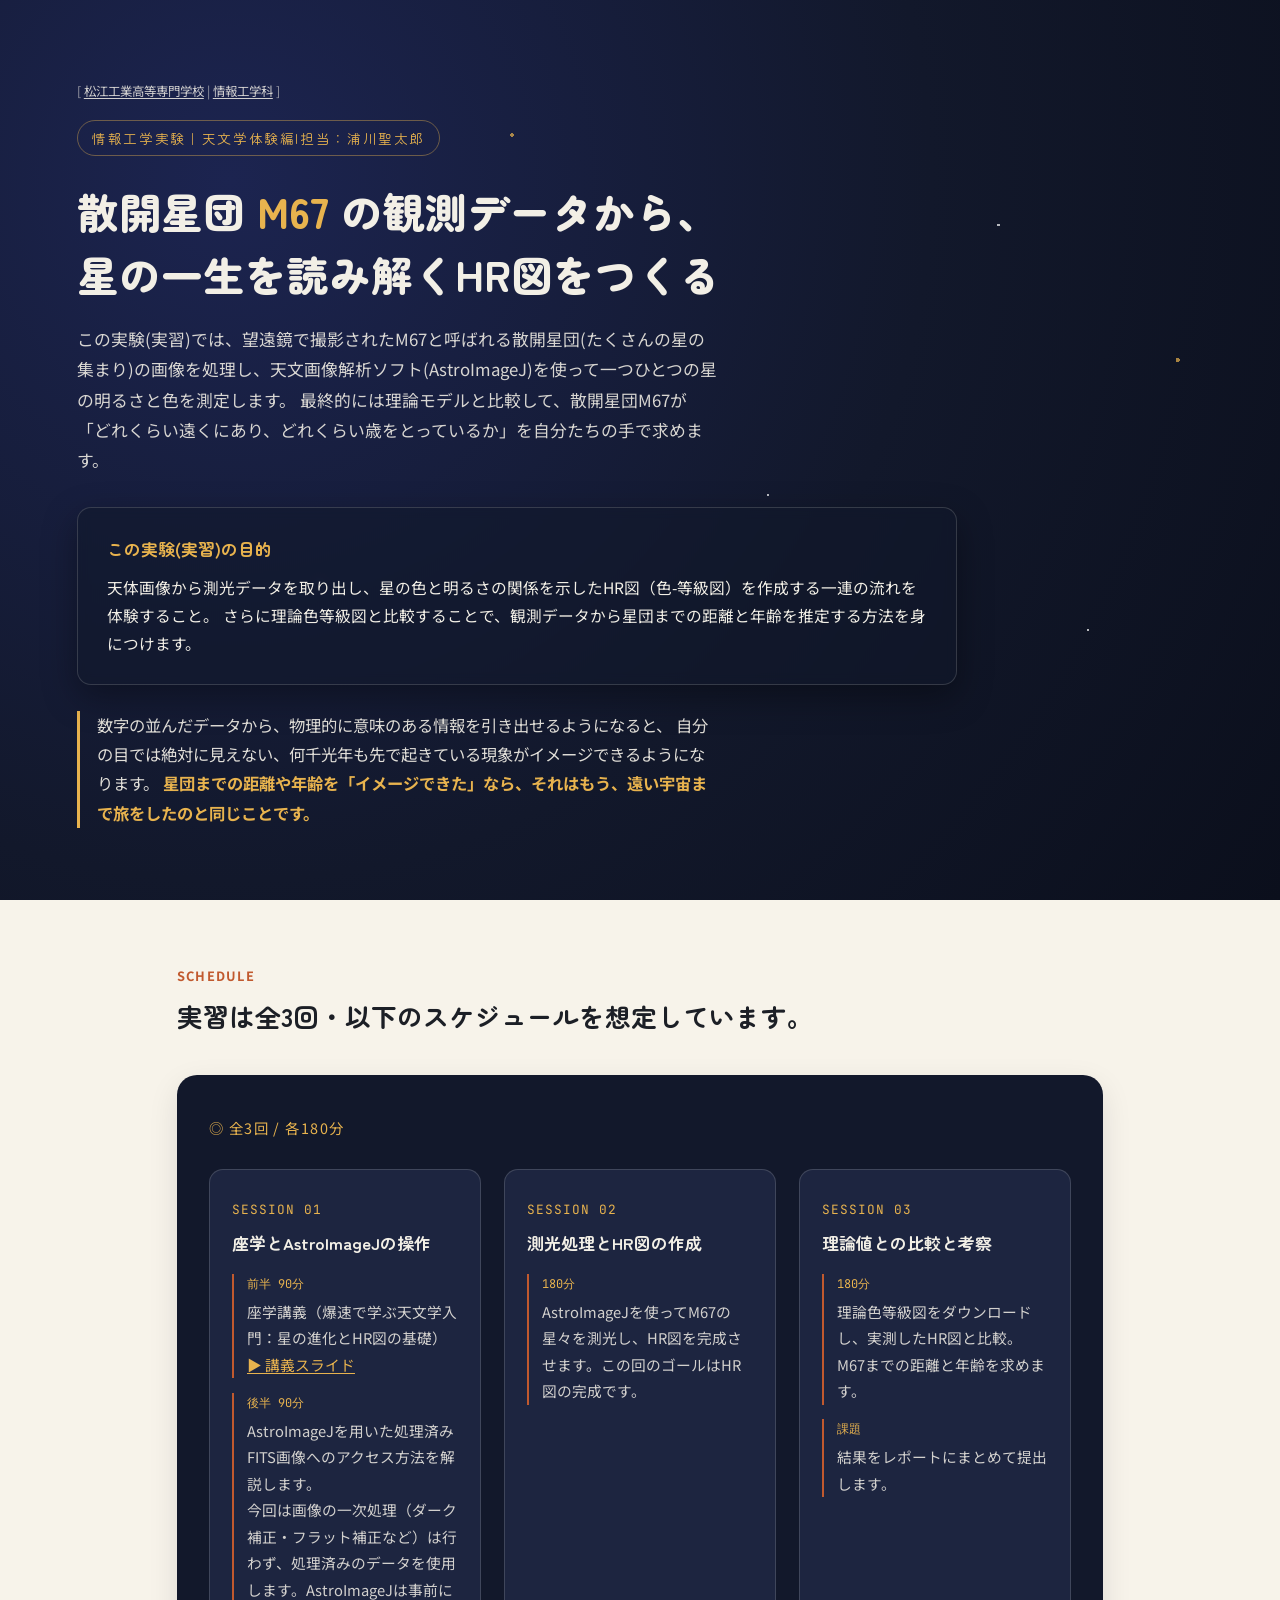
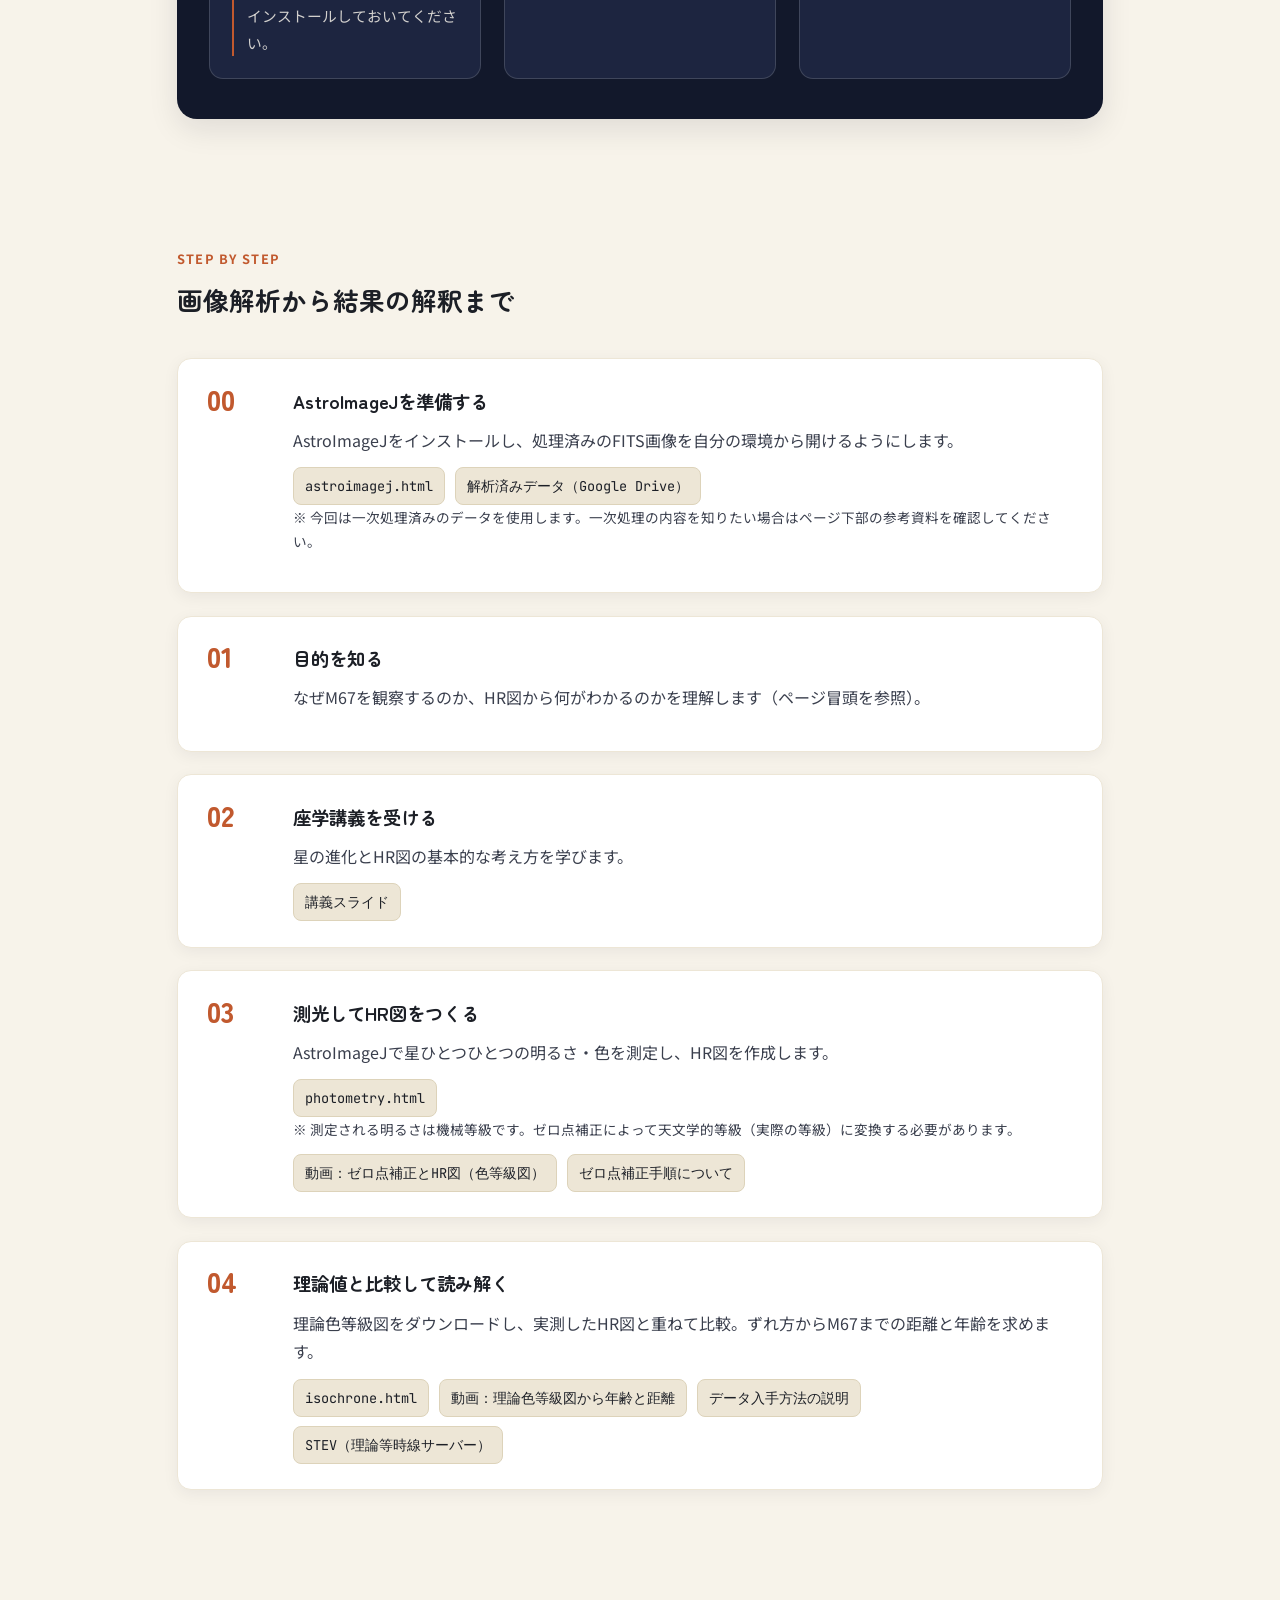
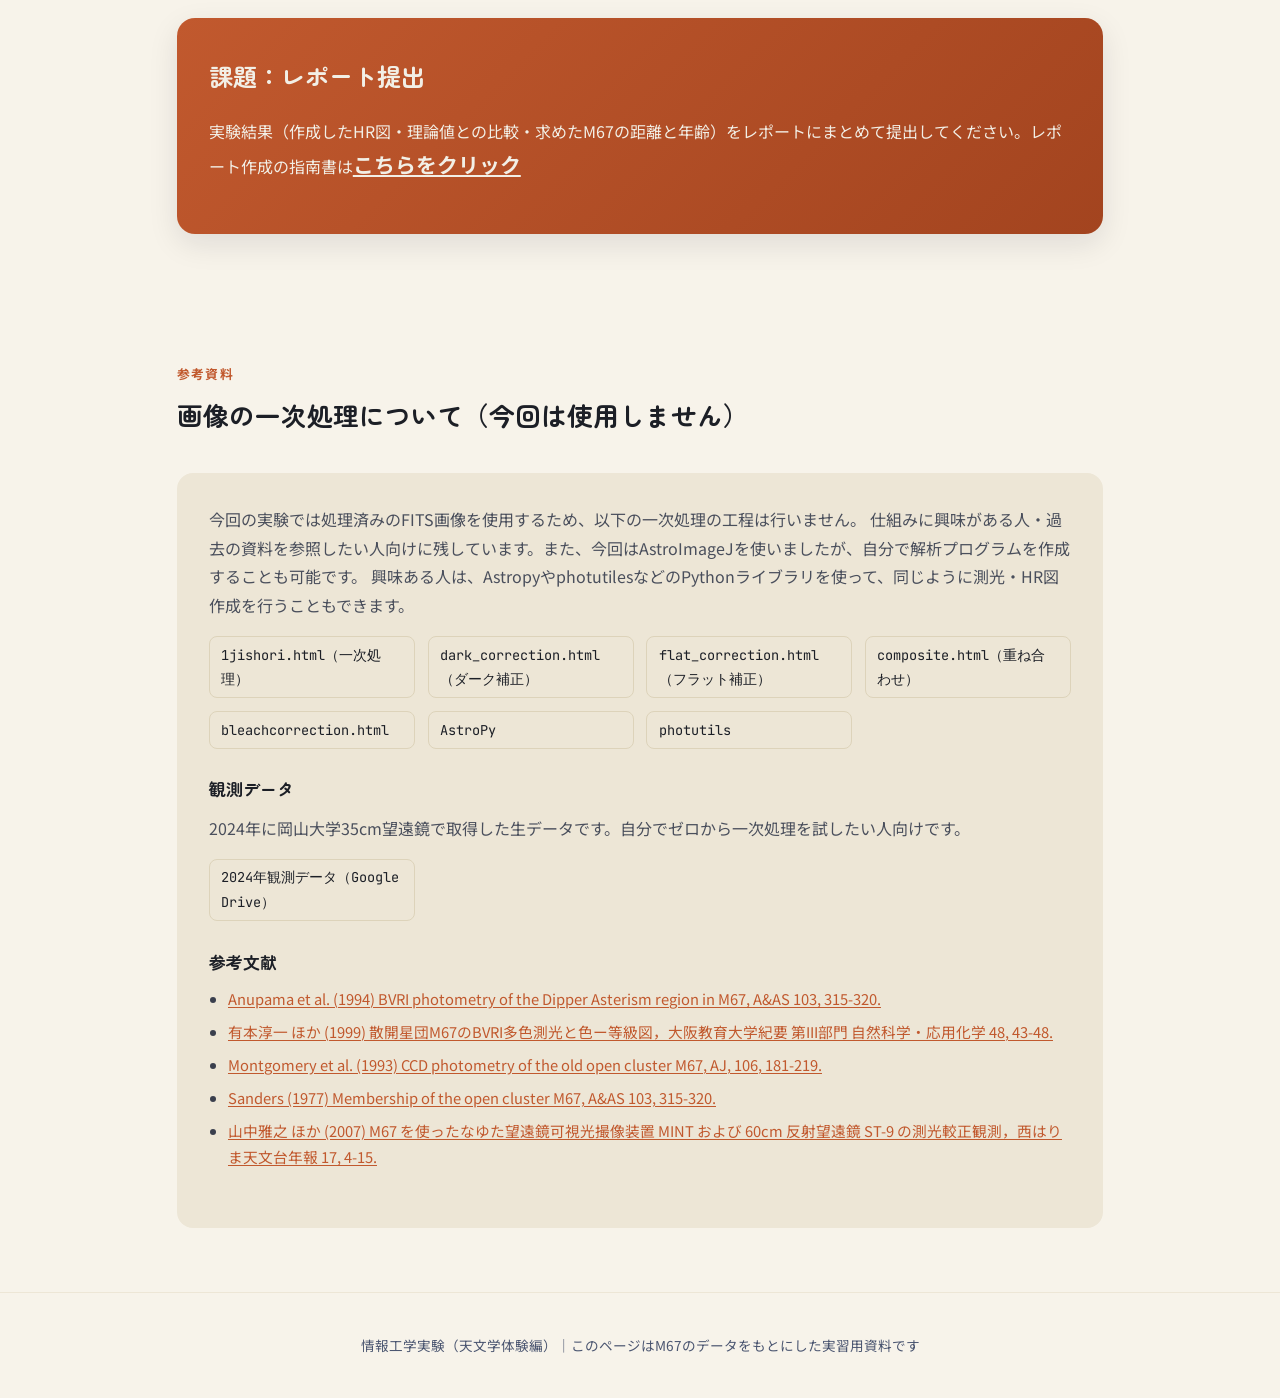
<file: index.html>
<!DOCTYPE html>
<html lang="ja">
<head>
<meta charset="UTF-8">
<meta name="viewport" content="width=device-width, initial-scale=1.0">
<title>情報工学実験｜M67観測データで探るHR図</title>
<link rel="preconnect" href="https://fonts.googleapis.com">
<link rel="preconnect" href="https://fonts.gstatic.com" crossorigin>
<link href="https://fonts.googleapis.com/css2?family=Zen+Maru+Gothic:wght@500;700;900&family=Noto+Sans+JP:wght@400;500;700&family=JetBrains+Mono:wght@400;600&display=swap" rel="stylesheet">
<link rel="stylesheet" href="style.css">
</head>
<body>

<header class="hero">
  <div class="hero-inner">
    <small class="org-links">
      [ <a href="https://www.matsue-ct.ac.jp/">松江工業高等専門学校</a> | <a href="https://info.matsue-ct.ac.jp/">情報工学科</a> ]
    </small>
    <span class="eyebrow">情報工学実験｜天文学体験編|担当：浦川聖太郎</span>
    <h1>散開星団 <span class="accent">M67</span> の観測データから、<br>星の一生を読み解くHR図をつくる</h1>
    <p class="lead">
      この実験(実習)では、望遠鏡で撮影されたM67と呼ばれる散開星団(たくさんの星の集まり)の画像を処理し、天文画像解析ソフト(AstroImageJ)を使って一つひとつの星の明るさと色を測定します。
      最終的には理論モデルと比較して、散開星団M67が「どれくらい遠くにあり、どれくらい歳をとっているか」を自分たちの手で求めます。
    </p>
    <div class="purpose-card">
      <h2>この実験(実習)の目的</h2>
      <p>
        天体画像から測光データを取り出し、星の色と明るさの関係を示したHR図（色-等級図）を作成する一連の流れを体験すること。
        さらに理論色等級図と比較することで、観測データから星団までの距離と年齢を推定する方法を身につけます。
      </p>
    </div>

    <p class="big-purpose">
      数字の並んだデータから、物理的に意味のある情報を引き出せるようになると、
      自分の目では絶対に見えない、何千光年も先で起きている現象がイメージできるようになります。
      <strong>星団までの距離や年齢を「イメージできた」なら、それはもう、遠い宇宙まで旅をしたのと同じことです。</strong>
    </p>
  </div>
</header>

<section id="schedule">
  <div class="section-head">
    <span class="eyebrow-dark">SCHEDULE</span>
    <h2>実習は全3回・以下のスケジュールを想定しています。</h2>
  </div>
  <div class="log">
    <div class="log-title">◎ 全3回 / 各180分</div>
    <div class="sessions">
      <div class="session">
        <span class="session-num">SESSION 01</span>
        <h3>座学とAstroImageJの操作</h3>
        <div class="block">
          <span class="time">前半 90分</span>
          <p>座学講義（爆速で学ぶ天文学入門：星の進化とHR図の基礎）<br>
            <a href="情報工学実験座学.pdf">▶ 講義スライド</a>
          </p>
        </div>
        <div class="block">
          <span class="time">後半 90分</span>
          <p>AstroImageJを用いた処理済みFITS画像へのアクセス方法を解説します。<br>
          今回は画像の一次処理（ダーク補正・フラット補正など）は行わず、処理済みのデータを使用します。AstroImageJは事前にインストールしておいてください。</p>
        </div>
      </div>
      <div class="session">
        <span class="session-num">SESSION 02</span>
        <h3>測光処理とHR図の作成</h3>
        <div class="block">
          <span class="time">180分</span>
          <p>AstroImageJを使ってM67の星々を測光し、HR図を完成させます。この回のゴールはHR図の完成です。</p>
        </div>
      </div>
      <div class="session">
        <span class="session-num">SESSION 03</span>
        <h3>理論値との比較と考察</h3>
        <div class="block">
          <span class="time">180分</span>
          <p>理論色等級図をダウンロードし、実測したHR図と比較。M67までの距離と年齢を求めます。</p>
        </div>
        <div class="block">
          <span class="time">課題</span>
          <p>結果をレポートにまとめて提出します。</p>
        </div>
      </div>
    </div>
  </div>
</section>

<section id="steps">
  <div class="section-head">
    <span class="eyebrow-dark">STEP BY STEP</span>
    <h2>画像解析から結果の解釈まで</h2>
  </div>

  <div class="steps">
    <div class="step">
      <div class="step-num">00</div>
      <div>
        <h3>AstroImageJを準備する</h3>
        <p>AstroImageJをインストールし、処理済みのFITS画像を自分の環境から開けるようにします。</p>
        <div class="links">
          <a class="file-link" href="astroimagej.html">astroimagej.html</a>
          <a class="file-link" href="https://drive.google.com/drive/folders/1GVEGOLpKpJpCbFpSNy1_05pMO3tb0ATq?usp=sharing">解析済みデータ（Google Drive）</a>
        </div>
        <p class="note">※ 今回は一次処理済みのデータを使用します。一次処理の内容を知りたい場合はページ下部の参考資料を確認してください。</p>
      </div>
    </div>

    <div class="step">
      <div class="step-num">01</div>
      <div>
        <h3>目的を知る</h3>
        <p>なぜM67を観察するのか、HR図から何がわかるのかを理解します（ページ冒頭を参照）。</p>
      </div>
    </div>

    <div class="step">
      <div class="step-num">02</div>
      <div>
        <h3>座学講義を受ける</h3>
        <p>星の進化とHR図の基本的な考え方を学びます。</p>
        <div class="links">
          <a class="file-link" href="情報工学実験座学.pdf">講義スライド</a>
        </div>
      </div>
    </div>

    <div class="step">
      <div class="step-num">03</div>
      <div>
        <h3>測光してHR図をつくる</h3>
        <p>AstroImageJで星ひとつひとつの明るさ・色を測定し、HR図を作成します。</p>
        <div class="links">
          <a class="file-link" href="photometry.html">photometry.html</a>
        </div>
        <p class="note">※ 測定される明るさは機械等級です。ゼロ点補正によって天文学的等級（実際の等級）に変換する必要があります。</p>
        <div class="links">
          <a class="file-link" href="https://drive.google.com/file/d/1WxVfcdld0h6C4tFndNUUSDD0cyVh8X9f/view?usp=sharing">動画：ゼロ点補正とHR図（色等級図）</a>
          <a class="file-link" href="zero-calc.pdf">ゼロ点補正手順について</a>
        </div>
      </div>
    </div>

    <div class="step">
      <div class="step-num">04</div>
      <div>
        <h3>理論値と比較して読み解く</h3>
        <p>理論色等級図をダウンロードし、実測したHR図と重ねて比較。ずれ方からM67までの距離と年齢を求めます。</p>
        <div class="links">
          <a class="file-link" href="isochrone.html">isochrone.html</a>
          <a class="file-link" href="https://drive.google.com/file/d/1tcLV_XxAxtxl3AEP9az-7b0sZPP2dC0C/view?usp=sharing">動画：理論色等級図から年齢と距離</a>
          <a class="file-link" href="https://drive.google.com/file/d/1WeIs3uXM2PlCrHsZFr_KD0UzsuVSjaSQ/view?usp=sharing">データ入手方法の説明</a>
          <a class="file-link" href="http://stev.oapd.inaf.it/cgi-bin/cmd">STEV（理論等時線サーバー）</a>
        </div>
      </div>
    </div>
  </div>
</section>

<section id="report">
  <div class="report">
    <h2>課題：レポート提出</h2>
    <p>実験結果（作成したHR図・理論値との比較・求めたM67の距離と年齢）をレポートにまとめて提出してください。レポート作成の指南書は<a href="情報工学実験レポート指南前半組.pdf">こちらをクリック</a></p>
  </div>
</section>

<section id="appendix">
  <div class="section-head">
    <span class="eyebrow-dark">参考資料</span>
    <h2>画像の一次処理について（今回は使用しません）</h2>
  </div>
  <div class="appendix">
    <p class="intro">
      今回の実験では処理済みのFITS画像を使用するため、以下の一次処理の工程は行いません。
      仕組みに興味がある人・過去の資料を参照したい人向けに残しています。また、今回はAstroImageJを使いましたが、自分で解析プログラムを作成することも可能です。
      興味ある人は、AstropyやphotutilesなどのPythonライブラリを使って、同じように測光・HR図作成を行うこともできます。
    </p>
    <div class="ref-grid">
      <a class="file-link" href="1jishori.html">1jishori.html（一次処理）</a>
      <a class="file-link" href="dark_correction.html">dark_correction.html（ダーク補正）</a>
      <a class="file-link" href="flat_correction.html">flat_correction.html（フラット補正）</a>
      <a class="file-link" href="composite.html">composite.html（重ね合わせ）</a>
      <a class="file-link" href="bleachcorrection.html">bleachcorrection.html</a>
      <a class="file-link" href="https://www.astropy.org/">AstroPy</a>
      <a class="file-link" href="https://photutils.readthedocs.io/en/stable/">photutils</a>
    </div>

    <h3 class="appendix-sub">観測データ</h3>
    <p class="intro">2024年に岡山大学35cm望遠鏡で取得した生データです。自分でゼロから一次処理を試したい人向けです。</p>
    <div class="ref-grid">
      <a class="file-link" href="https://drive.google.com/drive/folders/195aNnWtp05ZLgHql5y9AtA3dbN-o_E1j?usp=sharing">2024年観測データ（Google Drive）</a>
    </div>

    <h3 class="appendix-sub">参考文献</h3>
    <ul class="ref-list">
      <li><a href="http://ads.nao.ac.jp/abs/1994A%26AS..103..315A">Anupama et al. (1994) BVRI photometry of the Dipper Asterism region in M67, A&amp;AS 103, 315-320.</a></li>
      <li><a href="http://ir.lib.osaka-kyoiku.ac.jp/dspace/handle/123456789/3438">有本淳一 ほか (1999) 散開星団M67のBVRI多色測光と色ー等級図，大阪教育大学紀要 第III部門 自然科学・応用化学 48, 43-48.</a></li>
      <li><a href="http://ads.nao.ac.jp/abs/1993AJ....106..181M">Montgomery et al. (1993) CCD photometry of the old open cluster M67, AJ, 106, 181-219.</a></li>
      <li><a href="http://ads.nao.ac.jp/abs/1977A%26AS...27...89S">Sanders (1977) Membership of the open cluster M67, A&amp;AS 103, 315-320.</a></li>
      <li><a href="http://www.nhao.jp/research/annual_report/ar_17.html#2007J-2">山中雅之 ほか (2007) M67 を使ったなゆた望遠鏡可視光撮像装置 MINT および 60cm 反射望遠鏡 ST-9 の測光較正観測，西はりま天文台年報 17, 4-15.</a></li>
    </ul>
  </div>
</section>

<footer>
  情報工学実験（天文学体験編）｜このページはM67のデータをもとにした実習用資料です
</footer>

</body>
</html>
</file>
<file: style.css>
:root{
  --ink: #12182B;
  --ink-soft: #1D2540;
  --paper: #F7F3EA;
  --paper-dim: #EDE6D6;
  --gold: #E8B34E;
  --ember: #C1592E;
  --slate: #4A5570;
  --text-dark: #1C1F26;
  --text-light: #F2EFE6;
  --line: rgba(242,239,230,0.16);
  --shadow-soft: 0 4px 16px rgba(18,24,43,0.06);
  --shadow-med: 0 10px 30px rgba(18,24,43,0.10);
  --shadow-dark: 0 12px 34px rgba(0,0,0,0.35);
}
*{ box-sizing: border-box; }
html{ scroll-behavior: smooth; }
body{
  margin:0;
  background: var(--paper);
  color: var(--text-dark);
  font-family: "Noto Sans JP", sans-serif;
  line-height: 1.8;
}
h1,h2,h3, .eyebrow, .step-num{
  font-family: "Zen Maru Gothic", "Noto Sans JP", sans-serif;
}
code, .mono, .file-link{
  font-family: "JetBrains Mono", monospace;
}
a{ color: inherit; }

/* ---------- Hero ---------- */
.hero{
  background: radial-gradient(circle at 18% 20%, #1c2450 0%, var(--ink) 55%, #0b0f1c 100%);
  color: var(--text-light);
  padding: 5rem 6vw 4.5rem;
  position: relative;
  overflow: hidden;
}
.hero::before{
  content:"";
  position:absolute; inset:0;
  background-image:
    radial-gradient(1.5px 1.5px at 12% 30%, #fff 100%, transparent),
    radial-gradient(1px 1px at 25% 65%, #fff 100%, transparent),
    radial-gradient(2px 2px at 40% 15%, var(--gold) 100%, transparent),
    radial-gradient(1px 1px at 60% 55%, #fff 100%, transparent),
    radial-gradient(1.5px 1.5px at 78% 25%, #fff 100%, transparent),
    radial-gradient(1px 1px at 85% 70%, #fff 100%, transparent),
    radial-gradient(2px 2px at 92% 40%, var(--gold) 100%, transparent);
  opacity:0.7;
  pointer-events:none;
}
.hero-inner{ position:relative; max-width: 880px; }
.org-links{
  display:block;
  font-size: 0.78rem;
  color: rgba(242,239,230,0.6);
  margin-bottom: 1.1rem;
}
.org-links a{
  color: rgba(242,239,230,0.85);
  text-decoration: underline;
  text-underline-offset: 2px;
}
.org-links a:hover{ color: var(--gold); }
.eyebrow{
  display:inline-block;
  font-size: 0.85rem;
  letter-spacing: 0.12em;
  color: var(--gold);
  border: 1px solid rgba(232,179,78,0.4);
  padding: 0.3rem 0.9rem;
  border-radius: 999px;
  margin-bottom: 1.5rem;
}
.hero h1{
  font-size: clamp(1.8rem, 4vw, 2.6rem);
  font-weight: 900;
  margin: 0 0 1.2rem;
  line-height: 1.5;
}
.hero h1 .accent{ color: var(--gold); }
.hero p.lead{
  font-size: 1.05rem;
  color: rgba(242,239,230,0.88);
  max-width: 640px;
  margin: 0 0 2rem;
}
.purpose-card{
  background: rgba(18,24,43,0.55);
  border: 1px solid var(--line);
  border-radius: 14px;
  padding: 1.6rem 1.8rem;
  backdrop-filter: blur(6px);
  box-shadow: var(--shadow-dark);
}
.purpose-card h2{
  margin:0 0 0.6rem;
  font-size: 1.05rem;
  color: var(--gold);
}
.purpose-card p{ margin: 0; color: var(--text-light); font-size: 0.98rem;}
.big-purpose{
  margin: 1.6rem 0 0;
  max-width: 640px;
  font-size: 1.02rem;
  color: rgba(242,239,230,0.92);
  border-left: 3px solid var(--gold);
  padding-left: 1.1rem;
}
.big-purpose strong{ color: var(--gold); font-weight:700; }

/* ---------- Section shell ---------- */
section{ padding: 4rem 6vw; max-width: 1080px; margin: 0 auto; }
.section-head{ margin-bottom: 2.2rem; }
.section-head .eyebrow-dark{
  font-size:0.8rem; letter-spacing:0.1em; color: var(--ember);
  font-weight:700; display:block; margin-bottom:0.4rem;
}
.section-head h2{ font-size: 1.6rem; margin: 0; }

/* ---------- Observation log (timeline) ---------- */
.log{
  background: var(--ink);
  border-radius: 20px;
  padding: 2.5rem 2rem;
  color: var(--text-light);
  box-shadow: var(--shadow-med);
}
.log-title{ color: var(--gold); font-size:0.9rem; letter-spacing:0.1em; margin-bottom:1.8rem;}
.sessions{
  display:grid;
  grid-template-columns: repeat(3, 1fr);
  gap: 1.4rem;
}
@media (max-width: 820px){ .sessions{ grid-template-columns: 1fr; } }
.session{
  background: var(--ink-soft);
  border: 1px solid var(--line);
  border-radius: 14px;
  padding: 1.4rem;
  position:relative;
  transition: transform 0.2s ease, box-shadow 0.2s ease, border-color 0.2s ease;
}
.session:hover{
  transform: translateY(-3px);
  box-shadow: 0 14px 30px rgba(0,0,0,0.3);
  border-color: rgba(232,179,78,0.35);
}
.session-num{
  font-family:"JetBrains Mono", monospace;
  color: var(--gold);
  font-size: 0.8rem;
  letter-spacing: 0.08em;
}
.session h3{ margin: 0.4rem 0 1rem; font-size: 1.05rem; }
.block{
  border-left: 2px solid var(--ember);
  padding-left: 0.8rem;
  margin-bottom: 0.9rem;
}
.block:last-child{ margin-bottom:0; }
.block .time{
  font-family:"JetBrains Mono", monospace;
  font-size: 0.75rem;
  color: var(--gold);
  display:block;
  margin-bottom:0.2rem;
}
.block p{ margin:0; font-size:0.92rem; color: rgba(242,239,230,0.85); }
.block a{ color: var(--gold); text-decoration: underline; text-underline-offset: 2px; }

/* ---------- Steps ---------- */
.steps{ display:flex; flex-direction:column; gap: 1.4rem; }
.step{
  display:grid;
  grid-template-columns: 64px 1fr;
  gap: 1.4rem;
  background: #fff;
  border: 1px solid var(--paper-dim);
  border-radius: 14px;
  padding: 1.6rem 1.8rem;
  box-shadow: var(--shadow-soft);
  transition: transform 0.2s ease, box-shadow 0.2s ease, border-color 0.2s ease;
}
.step:hover{
  transform: translateY(-2px);
  box-shadow: var(--shadow-med);
  border-color: rgba(193,89,46,0.25);
}
.step-num{
  font-size: 1.8rem;
  font-weight: 900;
  color: var(--ember);
  line-height:1;
}
.step h3{ margin: 0 0 0.5rem; font-size: 1.15rem; }
.step p{ margin: 0 0 0.8rem; color:#3a3f4d; }
.step .links{ display:flex; flex-wrap:wrap; gap:0.6rem; }
.file-link{
  display:inline-block;
  font-size: 0.85rem;
  background: var(--paper-dim);
  border: 1px solid #ddd3ba;
  border-radius: 8px;
  padding: 0.35rem 0.7rem;
  text-decoration:none;
  color: var(--text-dark);
  transition: background 0.15s ease, border-color 0.15s ease, color 0.15s ease, transform 0.15s ease;
}
.file-link:hover{
  background: var(--gold);
  border-color: var(--gold);
  color: var(--ink);
  transform: translateY(-1px);
}
.file-link.pending{
  color: var(--slate);
  border-style: dashed;
  background: transparent;
}
.file-link.pending:hover{
  background: transparent;
  border-color: var(--slate);
  color: var(--slate);
  transform: none;
}
.note{
  font-size: 0.85rem;
  color: var(--slate);
  margin-top: 0.6rem;
}

/* ---------- Appendix / reference ---------- */
.appendix{
  background: var(--paper-dim);
  border-radius: 16px;
  padding: 2rem;
}
.appendix p.intro{ color:#4a4f5c; margin-top:0; }
.ref-grid{
  display:grid;
  grid-template-columns: repeat(auto-fill, minmax(200px,1fr));
  gap: 0.8rem;
  margin-bottom: 1.6rem;
}
.ref-grid:last-child{ margin-bottom: 0; }
.appendix-sub{
  font-size: 1.05rem;
  margin: 0 0 0.6rem;
}
.ref-list{
  margin: 0 0 1.6rem;
  padding-left: 1.2rem;
  font-size: 0.92rem;
  color: #3a3f4d;
}
.ref-list li{ margin-bottom: 0.4rem; }
.ref-list a{ color: var(--ember); text-decoration: underline; text-underline-offset: 2px; }

/* ---------- Report / footer ---------- */
.report{
  background: linear-gradient(135deg, var(--ember), #a3441f);
  color: var(--text-light);
  border-radius: 18px;
  padding: 2.2rem 2rem;
  box-shadow: var(--shadow-med);
}
.report h2{ margin-top:0; }
.report a{ color: var(--text-light); font-size: 1.3em; font-weight: 700; text-decoration: underline; text-underline-offset: 2px; }
footer{
  text-align:center;
  padding: 2.5rem 6vw;
  color: var(--slate);
  font-size: 0.85rem;
  border-top: 1px solid var(--paper-dim);
}
</file>
